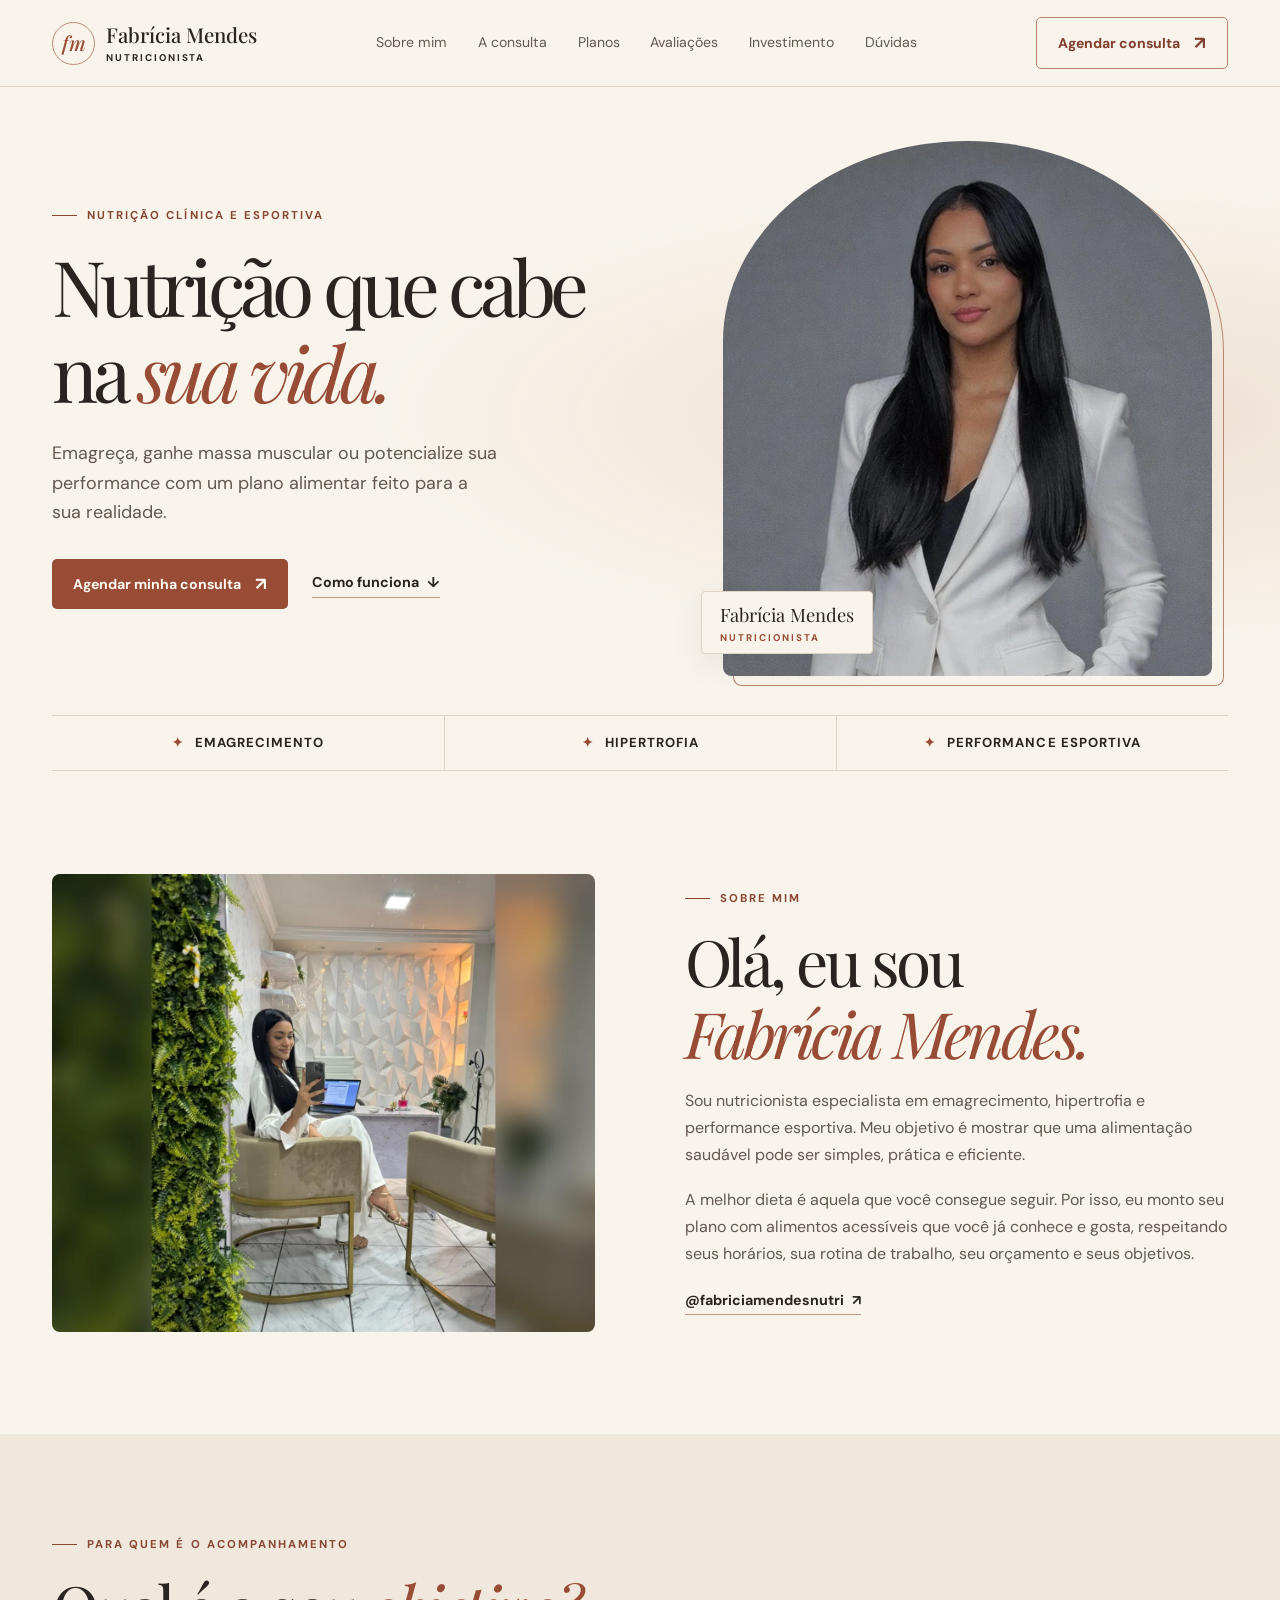
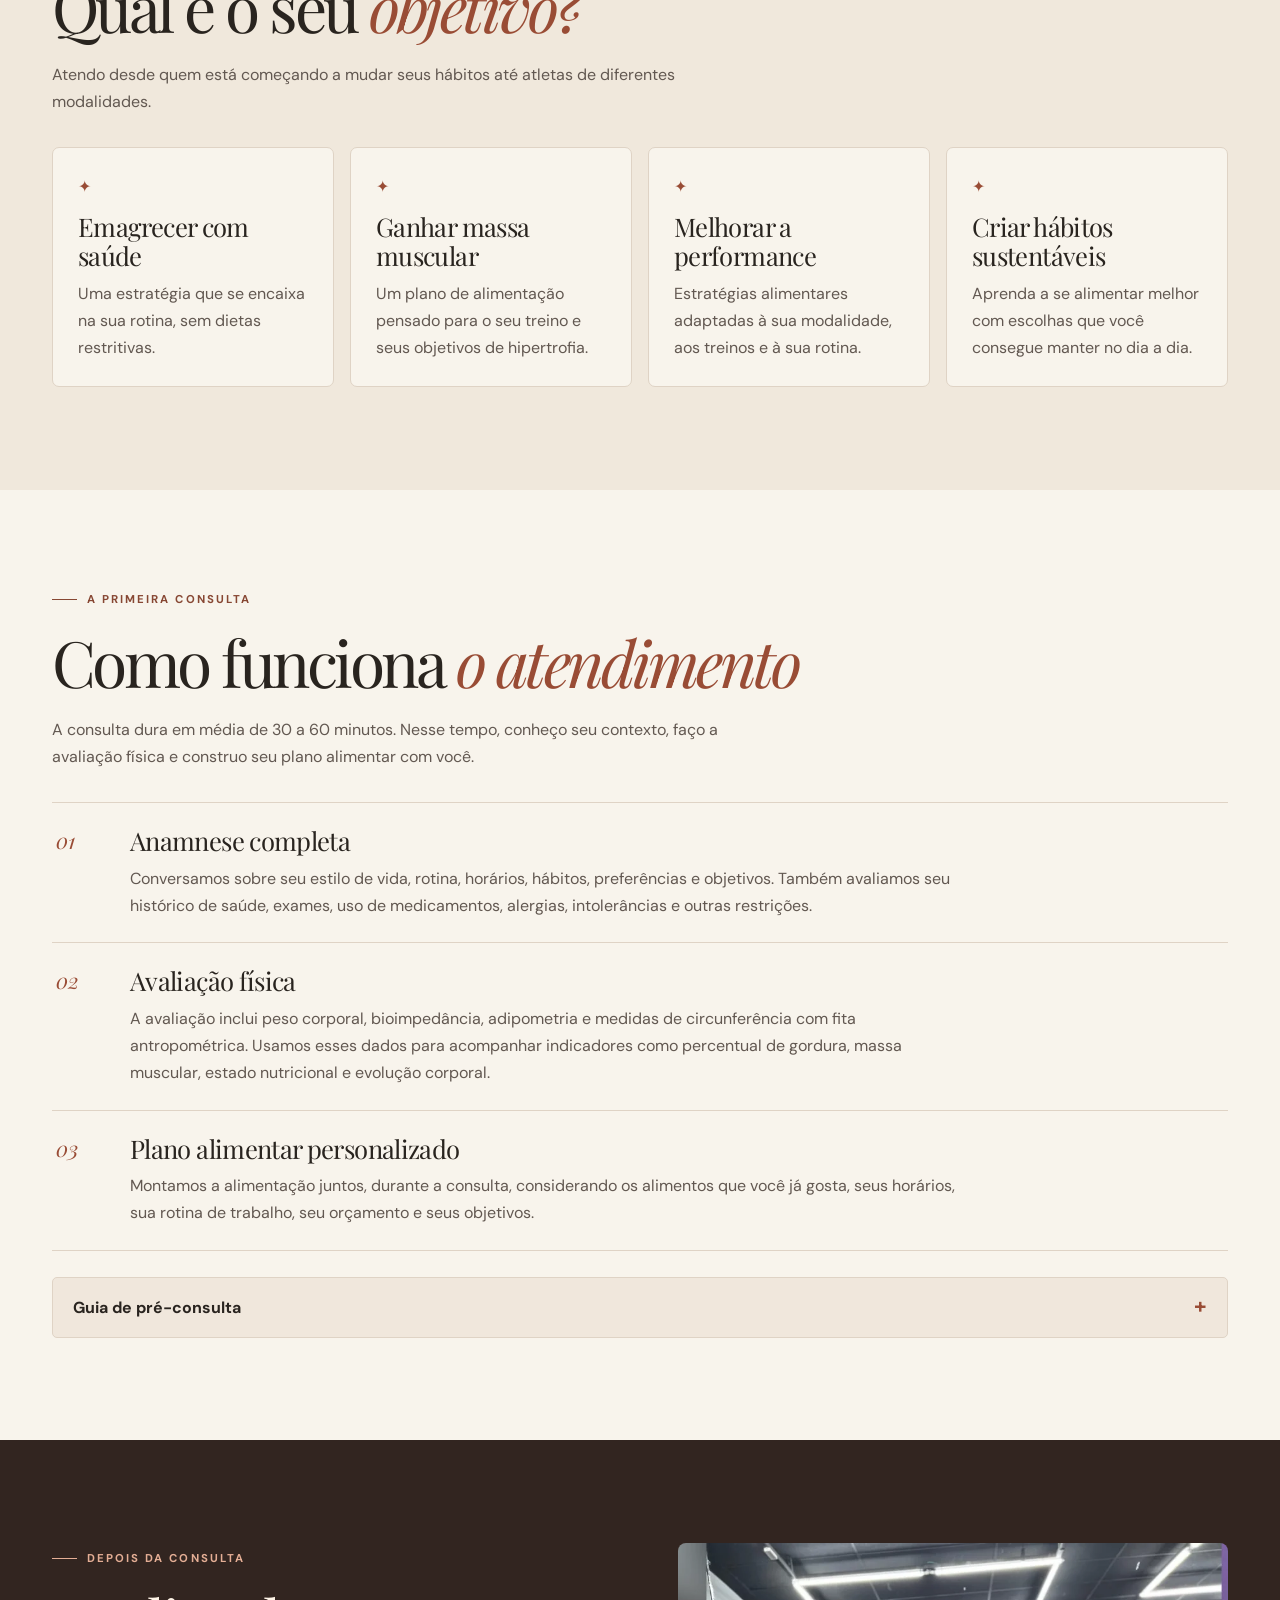
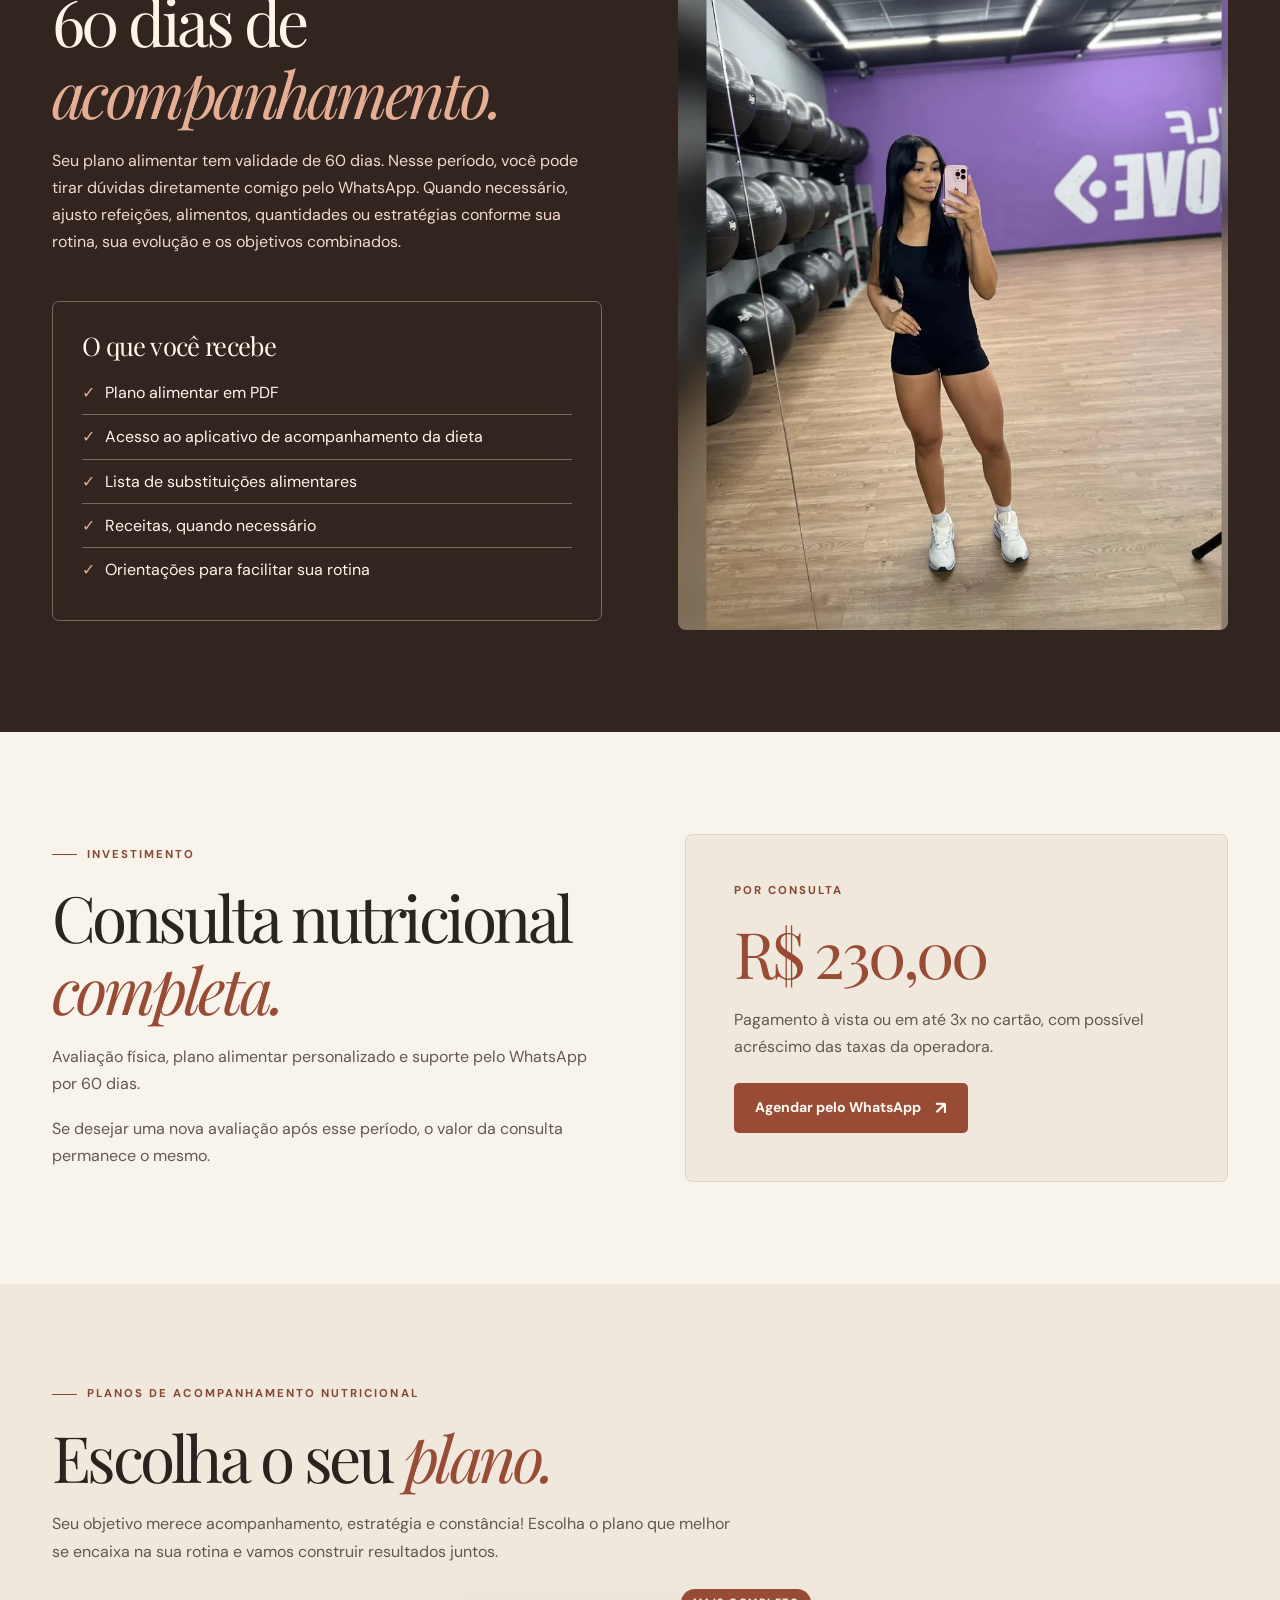
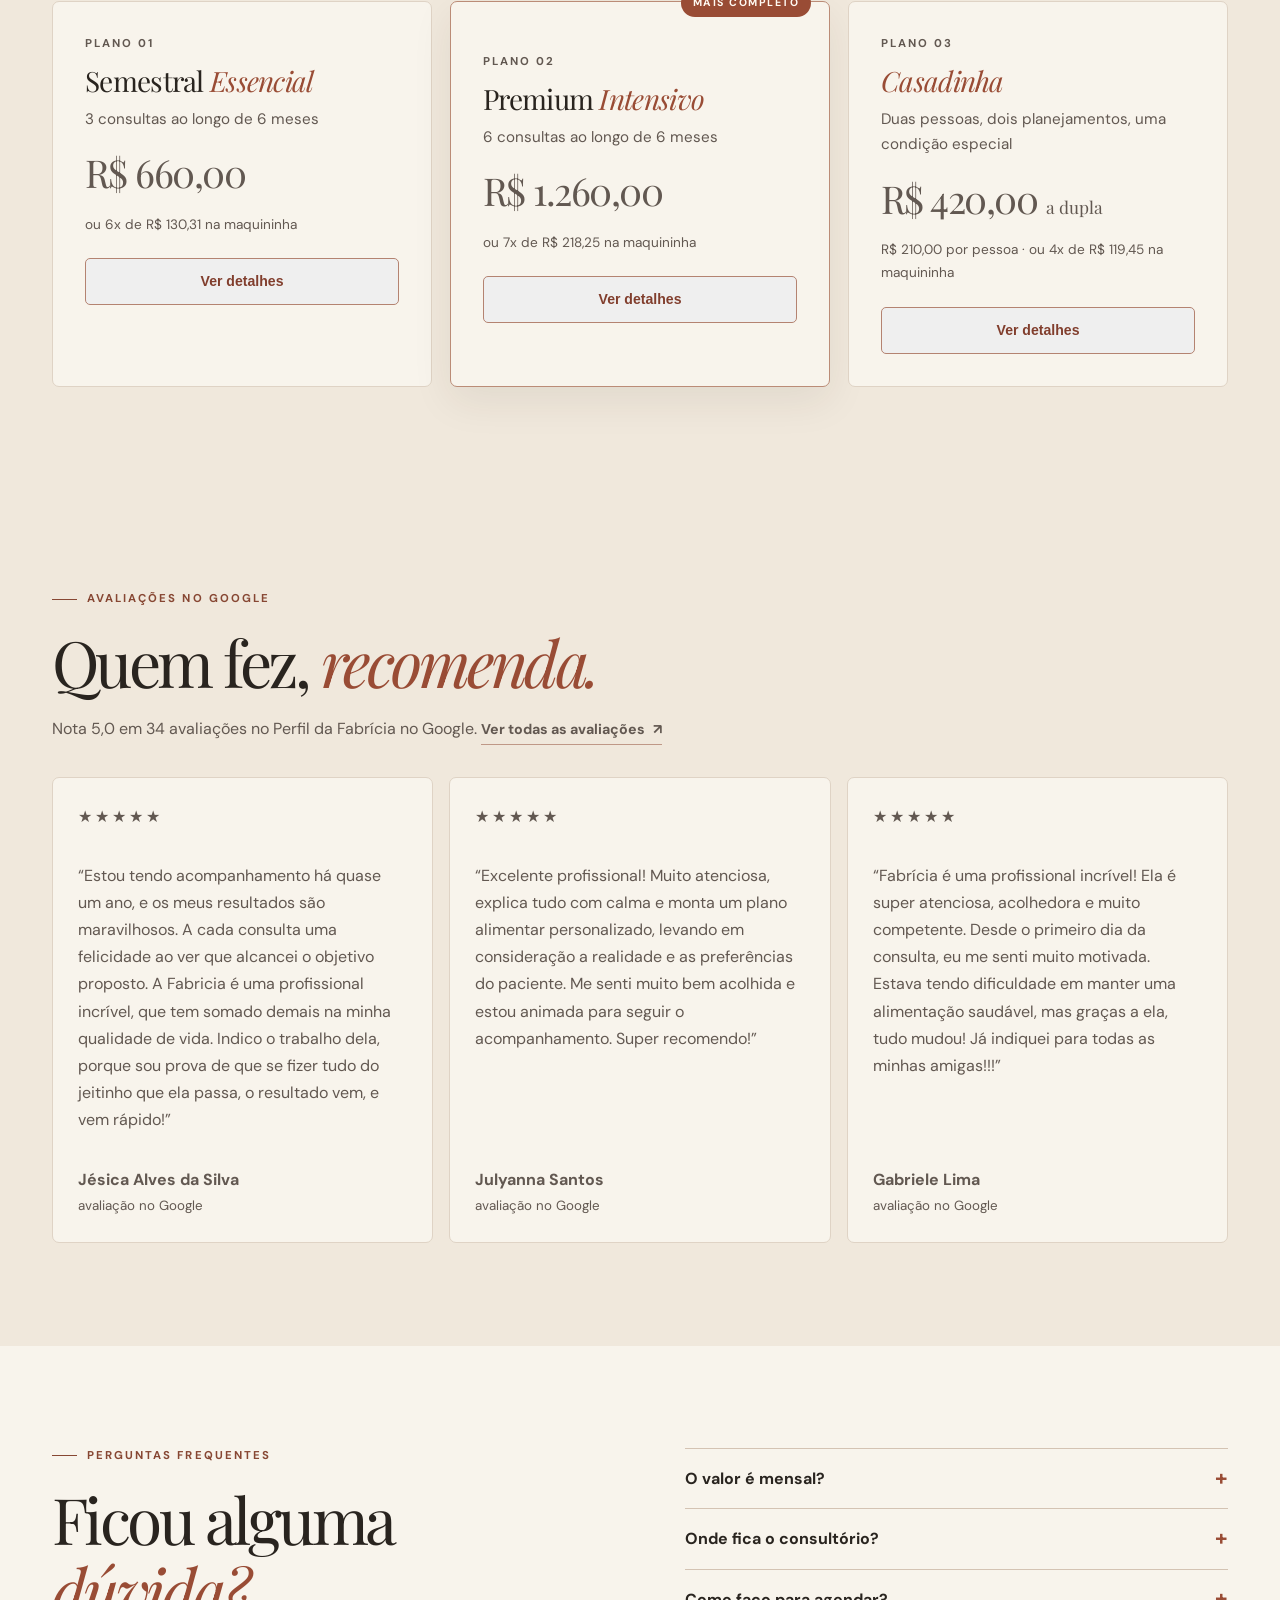
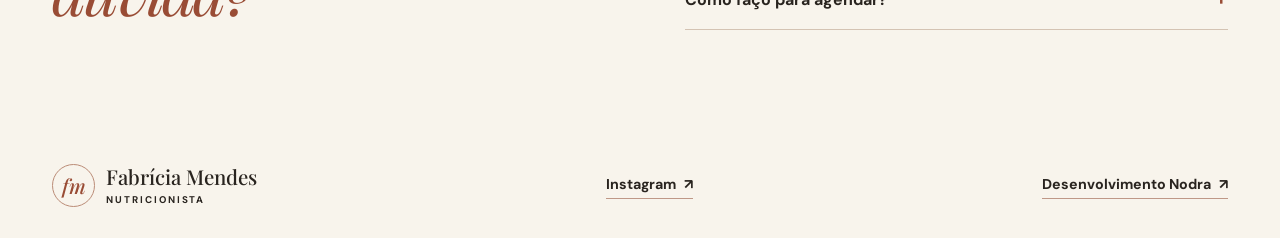
<file: index.html>
<!doctype html>
<html lang="pt-BR">
<head>
<meta charset="utf-8"><meta name="viewport" content="width=device-width, initial-scale=1">
<title>Fabrícia Mendes | Nutrição personalizada</title>
<meta name="description" content="Consulta nutricional personalizada com Fabrícia Mendes para emagrecimento, hipertrofia e performance esportiva. Avaliação física, plano alimentar e 60 dias de suporte.">
<meta name="theme-color" content="#f8f4ec">
<link rel="preconnect" href="https://fonts.googleapis.com">
<link rel="preconnect" href="https://fonts.gstatic.com" crossorigin>
<link href="https://fonts.googleapis.com/css2?family=DM+Sans:wght@400;500;600;700&family=Playfair+Display:ital,wght@0,400;0,500;0,600;1,400&display=swap" rel="stylesheet">
<link rel="stylesheet" href="style.css">
</head>
<body>
<a class="skip" href="#conteudo">Pular para o conteúdo</a>
<header class="top">
<div class="wrap nav">
<a class="brand" href="#inicio" aria-label="Fabrícia Mendes, início"><span class="monogram" aria-hidden="true">fm</span><span>Fabrícia Mendes<small>Nutricionista</small></span></a>
<nav aria-label="Navegação principal"><a href="#sobre">Sobre mim</a><a href="#consulta">A consulta</a><a href="#planos">Planos</a><a href="#avaliacoes">Avaliações</a><a href="#investimento">Investimento</a><a href="#duvidas">Dúvidas</a></nav>
<a class="button outline" href="#agendar">Agendar consulta <span aria-hidden="true">↗</span></a>
</div>
</header>
<main id="conteudo">
<section id="inicio" class="hero">
<div class="wrap hero-grid">
<div class="intro">
<p class="eyebrow"><span></span> Nutrição clínica e esportiva</p>
<h1>Nutrição que cabe<br class="desktop"> na <em>sua vida.</em></h1>
<p class="lead">Emagreça, ganhe massa muscular ou potencialize sua performance com um plano alimentar feito para a sua realidade.</p>
<div class="actions"><a class="button primary" href="#agendar">Agendar minha consulta <span aria-hidden="true">↗</span></a><a class="under" href="#consulta">Como funciona <span aria-hidden="true">↓</span></a></div>
</div>
<figure class="hero-image"><img src="assets/retrato.webp" alt="Fabrícia Mendes em um retrato profissional, com blazer branco" width="720" height="1280" fetchpriority="high"><figcaption>Fabrícia Mendes <small>Nutricionista</small></figcaption></figure>
</div>
<div class="wrap specialties"><a href="#objetivos"><span aria-hidden="true">✦</span> Emagrecimento</a><a href="#objetivos"><span aria-hidden="true">✦</span> Hipertrofia</a><a href="#objetivos"><span aria-hidden="true">✦</span> Performance esportiva</a></div>
</section>
<section class="section wrap about" id="sobre">
<img src="assets/2-sobre.webp" alt="Fabrícia Mendes sentada no consultório" width="1280" height="1080" loading="lazy">
<div><p class="eyebrow"><span></span> Sobre mim</p><h2>Olá, eu sou<br><em>Fabrícia Mendes.</em></h2>
<p>Sou nutricionista especialista em emagrecimento, hipertrofia e performance esportiva. Meu objetivo é mostrar que uma alimentação saudável pode ser simples, prática e eficiente.</p>
<p>A melhor dieta é aquela que você consegue seguir. Por isso, eu monto seu plano com alimentos acessíveis que você já conhece e gosta, respeitando seus horários, sua rotina de trabalho, seu orçamento e seus objetivos.</p>
<a class="under" href="https://www.instagram.com/fabriciamendesnutri/">@fabriciamendesnutri <span aria-hidden="true">↗</span></a></div>
</section>
<section class="section soft" id="objetivos"><div class="wrap">
<p class="eyebrow"><span></span> Para quem é o acompanhamento</p>
<h2>Qual é o seu <em>objetivo?</em></h2>
<p class="section-lead">Atendo desde quem está começando a mudar seus hábitos até atletas de diferentes modalidades.</p>
<div class="cards">
<article><span class="card-mark" aria-hidden="true">✦</span><h3>Emagrecer com saúde</h3><p>Uma estratégia que se encaixa na sua rotina, sem dietas restritivas.</p></article>
<article><span class="card-mark" aria-hidden="true">✦</span><h3>Ganhar massa muscular</h3><p>Um plano de alimentação pensado para o seu treino e seus objetivos de hipertrofia.</p></article>
<article><span class="card-mark" aria-hidden="true">✦</span><h3>Melhorar a performance</h3><p>Estratégias alimentares adaptadas à sua modalidade, aos treinos e à sua rotina.</p></article>
<article><span class="card-mark" aria-hidden="true">✦</span><h3>Criar hábitos sustentáveis</h3><p>Aprenda a se alimentar melhor com escolhas que você consegue manter no dia a dia.</p></article>
</div></div></section>
<section class="section wrap" id="consulta">
<p class="eyebrow"><span></span> A primeira consulta</p><h2>Como funciona <em>o atendimento</em></h2>
<p class="section-lead">A consulta dura em média de 30 a 60 minutos. Nesse tempo, conheço seu contexto, faço a avaliação física e construo seu plano alimentar com você.</p>
<div class="steps">
<article><span aria-hidden="true">01</span><div><h3>Anamnese completa</h3><p>Conversamos sobre seu estilo de vida, rotina, horários, hábitos, preferências e objetivos. Também avaliamos seu histórico de saúde, exames, uso de medicamentos, alergias, intolerâncias e outras restrições.</p></div></article>
<article><span aria-hidden="true">02</span><div><h3>Avaliação física</h3><p>A avaliação inclui peso corporal, bioimpedância, adipometria e medidas de circunferência com fita antropométrica. Usamos esses dados para acompanhar indicadores como percentual de gordura, massa muscular, estado nutricional e evolução corporal.</p></div></article>
<article><span aria-hidden="true">03</span><div><h3>Plano alimentar personalizado</h3><p>Montamos a alimentação juntos, durante a consulta, considerando os alimentos que você já gosta, seus horários, sua rotina de trabalho, seu orçamento e seus objetivos.</p></div></article>
</div>
<details class="guide"><summary>Guia de pré-consulta</summary><div><p>Para ajudar na precisão da avaliação corporal:</p><ul><li>Deixe cerca de 2 horas entre a última refeição e o horário da consulta.</li><li>Evite bebidas alcoólicas nas 24 horas anteriores ao atendimento.</li><li>Compareça com roupas leves. Para mulheres, top de academia e short de treino facilitam a avaliação física.</li><li>O uso de tênis é opcional.</li></ul></div></details>
</section>
<section class="section dark"><div class="wrap after">
<div><p class="eyebrow"><span></span> Depois da consulta</p><h2>60 dias de <em>acompanhamento.</em></h2><p>Seu plano alimentar tem validade de 60 dias. Nesse período, você pode tirar dúvidas diretamente comigo pelo WhatsApp. Quando necessário, ajusto refeições, alimentos, quantidades ou estratégias conforme sua rotina, sua evolução e os objetivos combinados.</p></div>
<img class="after-photo" src="assets/consultorio.webp" alt="Fabrícia Mendes de corpo inteiro na academia" width="1280" height="1080" loading="lazy" decoding="async">
<div class="deliverables"><h3>O que você recebe</h3><ul><li>Plano alimentar em PDF</li><li>Acesso ao aplicativo de acompanhamento da dieta</li><li>Lista de substituições alimentares</li><li>Receitas, quando necessário</li><li>Orientações para facilitar sua rotina</li></ul></div>
</div></section>
<section class="section wrap booking" id="investimento">
<div><p class="eyebrow"><span></span> Investimento</p><h2>Consulta nutricional <em>completa.</em></h2><p>Avaliação física, plano alimentar personalizado e suporte pelo WhatsApp por 60 dias.</p><p>Se desejar uma nova avaliação após esse período, o valor da consulta permanece o mesmo.</p></div>
<div class="price" id="agendar"><p class="eyebrow">Por consulta</p><p class="amount">R$ 230,00</p><p>Pagamento à vista ou em até 3x no cartão, com possível acréscimo das taxas da operadora.</p><a class="button primary" href="https://wa.me/5598991360718?text=Ol%C3%A1%2C%20Fabr%C3%ADcia%21%20Gostaria%20de%20agendar%20uma%20consulta%20nutricional.">Agendar pelo WhatsApp <span aria-hidden="true">↗</span></a></div>
</section>
<section class="section soft" id="planos"><div class="wrap">
<p class="eyebrow"><span></span> Planos de acompanhamento nutricional</p>
<h2>Escolha o seu <em>plano.</em></h2>
<p class="section-lead">Seu objetivo merece acompanhamento, estratégia e constância! Escolha o plano que melhor se encaixa na sua rotina e vamos construir resultados juntos.</p>
<div class="plans">
<article class="plan">
<p class="plan-num">Plano 01</p>
<h3>Semestral <em>Essencial</em></h3>
<p class="plan-tag">3 consultas ao longo de 6 meses</p>
<p class="plan-price">R$ 660,00</p>
<p class="plan-parc">ou 6x de R$ 130,31 na maquininha</p>
<button class="button outline plan-open" type="button" data-plan="essencial">Ver detalhes</button>
</article>
<article class="plan featured">
<p class="plan-badge">Mais completo</p>
<p class="plan-num">Plano 02</p>
<h3>Premium <em>Intensivo</em></h3>
<p class="plan-tag">6 consultas ao longo de 6 meses</p>
<p class="plan-price">R$ 1.260,00</p>
<p class="plan-parc">ou 7x de R$ 218,25 na maquininha</p>
<button class="button outline plan-open" type="button" data-plan="premium">Ver detalhes</button>
</article>
<article class="plan">
<p class="plan-num">Plano 03</p>
<h3><em>Casadinha</em></h3>
<p class="plan-tag">Duas pessoas, dois planejamentos, uma condição especial</p>
<p class="plan-price">R$ 420,00 <small>a dupla</small></p>
<p class="plan-parc">R$ 210,00 por pessoa · ou 4x de R$ 119,45 na maquininha</p>
<button class="button outline plan-open" type="button" data-plan="casadinha">Ver detalhes</button>
</article>
</div>
</div></section>
<section class="section soft" id="avaliacoes"><div class="wrap"><p class="eyebrow"><span></span> Avaliações no Google</p><h2>Quem fez, <em>recomenda.</em></h2><p class="section-lead">Nota 5,0 em 34 avaliações no Perfil da Fabrícia no Google. <a class="under" href="https://www.google.com/maps/search/?api=1&amp;query=Fabricia+Mendes+Nutricionista+S%C3%A3o+Lu%C3%ADs" rel="noopener">Ver todas as avaliações <span aria-hidden="true">↗</span></a></p><div class="reviews"><article class="review"><p class="stars" aria-label="5 de 5 estrelas">★★★★★</p><p class="review-text">“Estou tendo acompanhamento há quase um ano, e os meus resultados são maravilhosos. A cada consulta uma felicidade ao ver que alcancei o objetivo proposto. A Fabricia é uma profissional incrível, que tem somado demais na minha qualidade de vida. Indico o trabalho dela, porque sou prova de que se fizer tudo do jeitinho que ela passa, o resultado vem, e vem rápido!”</p><p class="review-author">Jésica Alves da Silva <small>avaliação no Google</small></p></article><article class="review"><p class="stars" aria-label="5 de 5 estrelas">★★★★★</p><p class="review-text">“Excelente profissional! Muito atenciosa, explica tudo com calma e monta um plano alimentar personalizado, levando em consideração a realidade e as preferências do paciente. Me senti muito bem acolhida e estou animada para seguir o acompanhamento. Super recomendo!”</p><p class="review-author">Julyanna Santos <small>avaliação no Google</small></p></article><article class="review"><p class="stars" aria-label="5 de 5 estrelas">★★★★★</p><p class="review-text">“Fabrícia é uma profissional incrível! Ela é super atenciosa, acolhedora e muito competente. Desde o primeiro dia da consulta, eu me senti muito motivada. Estava tendo dificuldade em manter uma alimentação saudável, mas graças a ela, tudo mudou! Já indiquei para todas as minhas amigas!!!”</p><p class="review-author">Gabriele Lima <small>avaliação no Google</small></p></article></div></div></section><section class="section" id="duvidas"><div class="wrap faq"><div><p class="eyebrow"><span></span> Perguntas frequentes</p><h2>Ficou alguma <em>dúvida?</em></h2></div><div>
<details><summary>O valor é mensal?</summary><p>O pagamento de R$ 230,00 é feito por consulta e inclui avaliação, plano alimentar personalizado e 60 dias de suporte via WhatsApp.</p></details>
<details><summary>Onde fica o consultório?</summary><p>Após o agendamento, você recebe o endereço e as orientações para o atendimento.</p></details>
<details><summary>Como faço para agendar?</summary><p>Toque em “Agendar pelo WhatsApp” para falar diretamente comigo e combinar seu atendimento.</p><a class="under" href="#agendar">Ir para o agendamento <span aria-hidden="true">↗</span></a></details>
</div></div></section>
</main>
<footer><div class="wrap nav">
<a class="brand" href="#inicio"><span class="monogram" aria-hidden="true">fm</span><span>Fabrícia Mendes<small>Nutricionista</small></span></a>
<a class="under" href="https://www.instagram.com/fabriciamendesnutri/">Instagram <span aria-hidden="true">↗</span></a>
<a class="under" href="https://nodrabr.com/" rel="noopener">Desenvolvimento Nodra <span aria-hidden="true">↗</span></a></div></footer>

<dialog class="plan-modal" id="plan-modal" aria-labelledby="plan-modal-title">
<button class="plan-close" type="button" aria-label="Fechar detalhes do plano">×</button>
<p class="plan-num" id="plan-modal-num"></p>
<h3 id="plan-modal-title"></h3>
<p class="plan-modal-tag" id="plan-modal-tag"></p>
<p class="plan-price" id="plan-modal-price"></p>
<h4>O que está incluso</h4>
<ul id="plan-modal-list"></ul>
<h4>Ideal para</h4>
<p class="plan-modal-ideal" id="plan-modal-ideal"></p>
<p class="plan-modal-extra" id="plan-modal-extra"></p>
<p class="plan-parc" id="plan-modal-parc"></p>
<a class="button primary" id="plan-modal-cta" href="#">Quero este plano <span aria-hidden="true">↗</span></a>
<p class="plan-modal-note">Ao escolher, você fala direto comigo no WhatsApp.</p>
</dialog>

<script>
(function () {
  var WHATS = "https://wa.me/5598991360718?text=";
  var PLANS = {
    essencial: {
      num: "Plano 01 · Semestral Essencial",
      title: "Semestral Essencial",
      tag: "3 consultas ao longo de 6 meses",
      price: "R$ 660,00",
      list: [
        "Consulta inicial com avaliação completa.",
        "Retorno a cada 2 meses.",
        "Reavaliação e acompanhamento da evolução.",
        "Ajustes no planejamento alimentar.",
        "Suporte via WhatsApp entre as consultas."
      ],
      ideal: "Pacientes que já possuem uma boa autonomia alimentar e precisam de acompanhamento periódico para manter a constância, ajustar estratégias e continuar evoluindo.",
      extra: "",
      parc: "Parcelamento na maquininha: 6x de R$ 130,31 (com juros).",
      msg: "Olá, Fabrícia! Tenho interesse no Plano Semestral Essencial (3 consultas em 6 meses, R$ 660,00). Pode me passar mais informações?"
    },
    premium: {
      num: "Plano 02 · Premium Intensivo",
      title: "Premium Intensivo",
      tag: "6 consultas ao longo de 6 meses",
      price: "R$ 1.260,00",
      list: [
        "Consulta inicial com avaliação completa.",
        "Acompanhamento com retornos mensais.",
        "Avaliação contínua da evolução.",
        "Ajustes frequentes no planejamento alimentar.",
        "Estratégias nutricionais individualizadas.",
        "Suporte via WhatsApp entre as consultas."
      ],
      ideal: "Pacientes que buscam emagrecimento, hipertrofia, mudança de hábitos e que precisam de um acompanhamento mais próximo, com direcionamento frequente e ajustes estratégicos para alcançar seus objetivos.",
      extra: "",
      parc: "Parcelamento na maquininha: 7x de R$ 218,25 (com juros).",
      msg: "Olá, Fabrícia! Tenho interesse no Plano Premium Intensivo (6 consultas em 6 meses, R$ 1.260,00). Pode me passar mais informações?"
    },
    casadinha: {
      num: "Plano 03 · Casadinha",
      title: "Casadinha",
      tag: "Duas pessoas, dois planejamentos, uma condição especial!",
      price: "R$ 420,00 a dupla (R$ 210,00 por pessoa)",
      list: [
        "1 consulta individual para cada pessoa.",
        "Avaliação nutricional individual.",
        "Planejamento alimentar personalizado.",
        "Orientações nutricionais individualizadas.",
        "Suporte via WhatsApp para dúvidas sobre o planejamento."
      ],
      ideal: "Casais, amigas, familiares ou pessoas que desejam iniciar uma mudança de hábitos juntas, aproveitando uma condição especial para realizar suas consultas nutricionais.",
      extra: "Economia de R$ 40,00 na dupla!",
      parc: "Parcelamento na maquininha: 4x de R$ 119,45 (com juros).",
      msg: "Olá, Fabrícia! Tenho interesse no Plano Casadinha (R$ 420,00 a dupla). Pode me passar mais informações?"
    }
  };

  var modal = document.getElementById("plan-modal");
  var els = {
    num: document.getElementById("plan-modal-num"),
    title: document.getElementById("plan-modal-title"),
    tag: document.getElementById("plan-modal-tag"),
    price: document.getElementById("plan-modal-price"),
    list: document.getElementById("plan-modal-list"),
    ideal: document.getElementById("plan-modal-ideal"),
    extra: document.getElementById("plan-modal-extra"),
    parc: document.getElementById("plan-modal-parc"),
    cta: document.getElementById("plan-modal-cta")
  };

  function openPlan(key) {
    var p = PLANS[key];
    if (!p) return;
    els.num.textContent = p.num;
    els.title.textContent = p.title;
    els.tag.textContent = p.tag;
    els.price.textContent = p.price;
    els.list.innerHTML = "";
    p.list.forEach(function (item) {
      var li = document.createElement("li");
      li.textContent = item;
      els.list.appendChild(li);
    });
    els.ideal.textContent = p.ideal;
    els.extra.textContent = p.extra;
    els.extra.hidden = !p.extra;
    els.parc.textContent = p.parc;
    els.cta.href = WHATS + encodeURIComponent(p.msg);
    if (typeof modal.showModal === "function") {
      modal.showModal();
    } else {
      window.location.href = els.cta.href;
    }
  }

  document.querySelectorAll(".plan-open").forEach(function (btn) {
    btn.addEventListener("click", function () {
      openPlan(btn.getAttribute("data-plan"));
    });
  });

  modal.querySelector(".plan-close").addEventListener("click", function () {
    modal.close();
  });

  modal.addEventListener("click", function (event) {
    if (event.target === modal) {
      modal.close();
    }
  });
})();
</script>
</body></html>
</file>
<file: style.css>
:root{--paper:#f8f4ec;--cream:#f0e8dc;--ink:#29241f;--muted:#625851;--accent:#994c35;--line:#dfd3c5;--dark:#322520;--serif:"Playfair Display",Georgia,serif;--sans:"DM Sans",Arial,sans-serif}
*{box-sizing:border-box}html{scroll-behavior:smooth}body{margin:0;background:var(--paper);color:var(--ink);font:400 16px/1.7 var(--sans)}a{color:inherit;text-decoration:none}button,a,summary{-webkit-tap-highlight-color:transparent}a:focus-visible,summary:focus-visible{outline:2px solid currentColor;outline-offset:5px}img{display:block;width:100%;height:auto}figure,p{margin:0}h1,h2,h3{margin:0;font-family:var(--serif);font-weight:400;line-height:1.12}h1{font-size:clamp(3.4rem,6vw,6.1rem);letter-spacing:-.068em}h2{font-size:clamp(2.65rem,5vw,4.6rem);letter-spacing:-.055em}h3{font-size:1.6rem;letter-spacing:-.025em}em{font-weight:400;color:var(--accent)}.wrap{width:min(1180px,calc(100% - 104px));margin-inline:auto}.skip{position:fixed;top:.75rem;left:.75rem;background:white;padding:1rem;z-index:10;transform:translateY(-200%)}.skip:focus{transform:none}.top{border-bottom:1px solid var(--line)}.nav,.nav nav,.brand{display:flex;align-items:center}.nav{min-height:86px;justify-content:space-between;gap:22px}.brand{gap:11px;white-space:nowrap;font:500 1.28rem/1.15 var(--serif)}.monogram{display:grid;place-items:center;border:1px solid #bb8c77;border-radius:50%;width:43px;height:43px;font-style:italic;color:var(--accent);font-size:1.27rem}.brand small,.hero-image small{display:block;margin-top:5px;font:700 .61rem/1.15 var(--sans);text-transform:uppercase;letter-spacing:.2em}.nav nav{gap:clamp(16px,2.4vw,38px);font-size:.88rem;color:var(--muted)}.nav nav a:hover,.under:hover{color:var(--accent)}.button{display:inline-flex;align-items:center;justify-content:center;gap:14px;padding:13px 21px;border-radius:5px;font-size:.88rem;font-weight:700;line-height:1.35;min-height:46px;transition:background .2s,color .2s}.button span{font-size:1.12rem}.outline{border:1px solid #b48371;color:#813e2d}.outline:hover{background:#eee0d5}.primary{background:var(--accent);color:#fffaf3}.primary:hover{background:#793924}.under{display:inline-flex;align-items:center;gap:8px;font-size:.89rem;font-weight:700;border-bottom:1px solid #bf9887;padding-bottom:2px;width:fit-content}
.hero{overflow:hidden;background:radial-gradient(ellipse at 84% 48%,#ede0d1 0%,transparent 48%),var(--paper)}.hero-grid{display:grid;grid-template-columns:1.24fr 1fr;align-items:center;gap:clamp(25px,5.1vw,82px);padding:54px 16px 39px 0}.intro{padding-block:12px}.eyebrow{display:flex;align-items:center;gap:10px;font-size:.71rem;line-height:1.35;font-weight:700;letter-spacing:.18em;text-transform:uppercase;color:#874733;margin-bottom:19px}.eyebrow span{width:25px;border-bottom:1px solid currentColor}.lead{font-size:clamp(1rem,1.4vw,1.2rem);line-height:1.65;max-width:445px;color:var(--muted);margin-top:25px}.actions{display:flex;align-items:center;gap:24px;flex-wrap:wrap;margin-top:31px}.hero-image{position:relative;isolation:isolate}.hero-image::before{content:"";position:absolute;inset:9px -12px -10px 10px;border:1px solid #b88670;border-radius:52% 52% 9px 9px / 39% 39% 9px 9px;z-index:-1}.hero-image img{height:clamp(370px,42vw,535px);object-fit:cover;object-position:center 32%;border-radius:52% 52% 9px 9px / 39% 39% 9px 9px}.hero-image figcaption{position:absolute;bottom:22px;left:-22px;background:var(--paper);border:1px solid var(--line);box-shadow:0 10px 32px #35231915;border-radius:4px;padding:10px 18px;font:400 1.15rem var(--serif)}.hero-image small{color:var(--accent)}.specialties{display:grid;grid-template-columns:repeat(3,1fr);border-top:1px solid var(--line);border-bottom:1px solid var(--line);text-align:center}.specialties a{padding:16px 10px;font-size:.82rem;font-weight:700;letter-spacing:.08em;text-transform:uppercase}.specialties a+a{border-left:1px solid var(--line)}.specialties span{color:var(--accent);margin-right:7px}.specialties a:hover{background:#efdfd2}.section{padding-block:clamp(57px,8vw,112px)}.section p:not(.eyebrow,.amount){color:var(--muted)}.section h2+p,.section p+p{margin-top:18px}.section-lead{max-width:690px}.about,.after,.booking,.faq{display:grid;grid-template-columns:1fr 1fr;align-items:center;gap:clamp(28px,7vw,112px)}.about img{max-height:462px;object-fit:cover;object-position:center 44%;border-radius:8px}.about .under{margin-top:20px}.soft{background:var(--cream)}.cards{display:grid;grid-template-columns:repeat(4,1fr);gap:16px;margin-top:32px}.cards article,.price{background:var(--paper);border:1px solid var(--line);border-radius:7px;padding:25px}.cards h3+p,.steps h3+p{margin-top:10px}.card-mark{display:block;color:var(--accent);margin-bottom:12px}.steps{border-top:1px solid var(--line);margin-top:32px}.steps article{display:grid;grid-template-columns:74px 1fr;border-bottom:1px solid var(--line);padding:23px 4px}.steps article>span{font:italic 1.35rem var(--serif);color:var(--accent)}.steps p{max-width:830px}.guide{margin-top:26px;background:#f0e7dc;padding-inline:20px;border:1px solid var(--line);border-radius:5px}.guide ul{margin-top:8px;padding-left:20px}.guide div{padding-bottom:4px}.dark{background:var(--dark);color:#fff5e8}.dark .eyebrow,.dark em{color:#e4ae95}.dark p:not(.eyebrow){color:#f0d9cc}.deliverables{border:1px solid #7e6559;border-radius:7px;padding:29px}.deliverables ul{padding:0;margin:12px 0 0;list-style:none}.deliverables li{padding:8px 0;border-bottom:1px solid #7e6559}.deliverables li:last-child{border-bottom:0}.deliverables li::before{content:"✓";margin-right:10px;color:#e4ae95}.price{background:var(--cream);padding:clamp(23px,4vw,48px);scroll-margin-top:20px}.amount{font:400 clamp(2.8rem,5vw,4.8rem)/1.1 var(--serif);color:var(--accent);letter-spacing:-.05em}.price .button{margin-top:22px}.faq{align-items:start}.faq details{border-bottom:1px solid #d4c3b3}.faq details:first-child{border-top:1px solid #d4c3b3}summary{font-weight:700;cursor:pointer;list-style:none;display:flex;gap:16px;justify-content:space-between;align-items:center;padding:16px 0}summary::-webkit-details-marker{display:none}summary::after{content:"+";font-size:1.35rem;color:var(--accent);line-height:1}details[open]>summary::after{content:"−"}.faq details p{padding-bottom:16px}.faq details .under{margin:0 0 15px}footer .nav{min-height:106px}
@media(max-width:980px){.wrap{width:calc(100% - 64px)}.cards{grid-template-columns:repeat(2,1fr)}.nav nav{gap:15px}.desktop{display:none}}
@media(max-width:735px){.wrap{width:calc(100% - 36px)}.top .nav{flex-wrap:wrap;padding-top:14px;gap:9px 13px}.nav nav{order:3;width:100%;justify-content:space-between;overflow-x:auto;padding:8px 0 12px;white-space:nowrap;font-size:.77rem}.brand{font-size:1.07rem;gap:7px}.monogram{width:34px;height:34px}.top .button{padding:8px 10px;min-height:40px;font-size:.74rem;gap:5px}.hero-grid{grid-template-columns:1fr;gap:30px;padding:33px 0 32px}.intro{padding:0}.hero-image{margin:0 12px 0 20px;max-width:520px}.hero-image img{height:clamp(330px,105vw,480px)}.hero-image figcaption{left:-13px}.specialties a{font-size:.65rem;letter-spacing:.02em;padding:12px 4px}.specialties span{margin-right:2px}.about,.after,.booking,.faq{grid-template-columns:1fr;gap:28px}.about img{order:2;max-height:390px}.steps article{grid-template-columns:43px 1fr}.actions{gap:14px}.cards article{padding:16px}.cards h3{font-size:1.35rem}.cards p{font-size:.91rem}}
@media(prefers-reduced-motion:reduce){html{scroll-behavior:auto}*,*::before,*::after{transition:none!important}}

.after {
  column-gap: clamp(28px, 6vw, 88px);
  row-gap: 28px;
}
.after-photo {
  width: 100%;
  aspect-ratio: 4 / 5;
  object-fit: cover;
  object-position: 46% center;
  border-radius: 8px;
}
@media (min-width: 736px) {
  .after-photo {
    grid-column: 2;
    grid-row: 1 / span 2;
  }
  .after .deliverables {
    grid-column: 1;
  }
}
@media (max-width: 735px) {
  .after-photo {
    aspect-ratio: 4 / 3;
  }
}

/* Planos de acompanhamento */
.plans{display:grid;grid-template-columns:repeat(3,1fr);gap:18px;margin-top:36px}
.plan{position:relative;background:var(--paper);border:1px solid var(--line);border-radius:7px;padding:clamp(22px,3vw,32px);display:flex;flex-direction:column;align-items:flex-start}
.plan.featured{border-color:#bb8c77;box-shadow:0 14px 40px #35231914}
.plan-badge{position:absolute;top:-13px;right:18px;background:var(--accent);color:#fffaf3;font-size:.66rem;font-weight:700;letter-spacing:.14em;text-transform:uppercase;padding:5px 12px;border-radius:999px}
.plan-num{font-size:.71rem;font-weight:700;letter-spacing:.18em;text-transform:uppercase;color:#874733;margin-bottom:12px}
.plan h3{font-size:1.75rem}
.plan-tag{color:var(--muted);margin-top:10px;font-size:.95rem}
.plan-price{font:400 clamp(2rem,3vw,2.6rem)/1.15 var(--serif);color:var(--accent);letter-spacing:-.04em;margin-top:16px}
.plan-price small{font-size:.45em;color:var(--muted);letter-spacing:0}
.plan-parc{font-size:.85rem;color:var(--muted);margin-top:6px}
.plan .plan-open{margin-top:22px;width:100%}

.plan-modal{border:1px solid var(--line);border-radius:10px;background:var(--paper);color:var(--ink);padding:clamp(26px,4vw,44px);width:min(620px,calc(100% - 32px));max-height:min(82vh,900px);overflow-y:auto;box-shadow:0 30px 90px #24181266}
.plan-modal::backdrop{background:#24181299;backdrop-filter:blur(3px)}
.plan-modal[open]{animation:plan-in .22s ease-out}
@keyframes plan-in{from{opacity:0;transform:translateY(14px)}to{opacity:1;transform:none}}
.plan-close{position:absolute;top:12px;right:14px;border:1px solid var(--line);background:var(--cream);color:var(--ink);width:40px;height:40px;border-radius:50%;font-size:1.3rem;line-height:1;cursor:pointer}
.plan-close:hover{background:#e6d8c9}
.plan-modal h3{font-size:clamp(2rem,4vw,2.7rem);letter-spacing:-.04em}
.plan-modal-tag{color:var(--muted);margin-top:8px}
.plan-modal .plan-price{margin-top:14px}
.plan-modal h4{font:700 .74rem/1.3 var(--sans);letter-spacing:.16em;text-transform:uppercase;color:#874733;margin:22px 0 4px}
.plan-modal ul{list-style:none;padding:0;margin:6px 0 0}
.plan-modal li{padding:7px 0;border-bottom:1px solid var(--line);color:var(--muted)}
.plan-modal li:last-child{border-bottom:0}
.plan-modal li::before{content:"✓";margin-right:10px;color:var(--accent)}
.plan-modal-ideal{color:var(--muted);margin-top:6px}
.plan-modal-extra{margin-top:12px;font-weight:700;color:var(--accent)}
.plan-modal .plan-parc{margin-top:10px}
.plan-modal .button{margin-top:24px;width:100%}
.plan-modal-note{text-align:center;font-size:.82rem;color:var(--muted);margin-top:12px}

@media(max-width:980px){.plans{grid-template-columns:1fr;max-width:560px;margin-inline:auto}}
@media(prefers-reduced-motion:reduce){.plan-modal[open]{animation:none}}
.plan p.plan-badge{color:#fffaf3} .reviews{display:grid;grid-template-columns:repeat(3,1fr);gap:16px;margin-top:32px} .review{background:var(--paper);border:1px solid var(--line);border-radius:7px;padding:25px;display:flex;flex-direction:column;gap:14px} .review .stars{color:var(--accent);letter-spacing:3px} .review .review-text{color:var(--muted);flex:1} .review .review-author{font-weight:700} .review .review-author small{display:block;font-weight:400;color:var(--muted);margin-top:2px} @media(max-width:980px){.reviews{grid-template-columns:1fr;max-width:560px;margin-inline:auto}}
</file>
